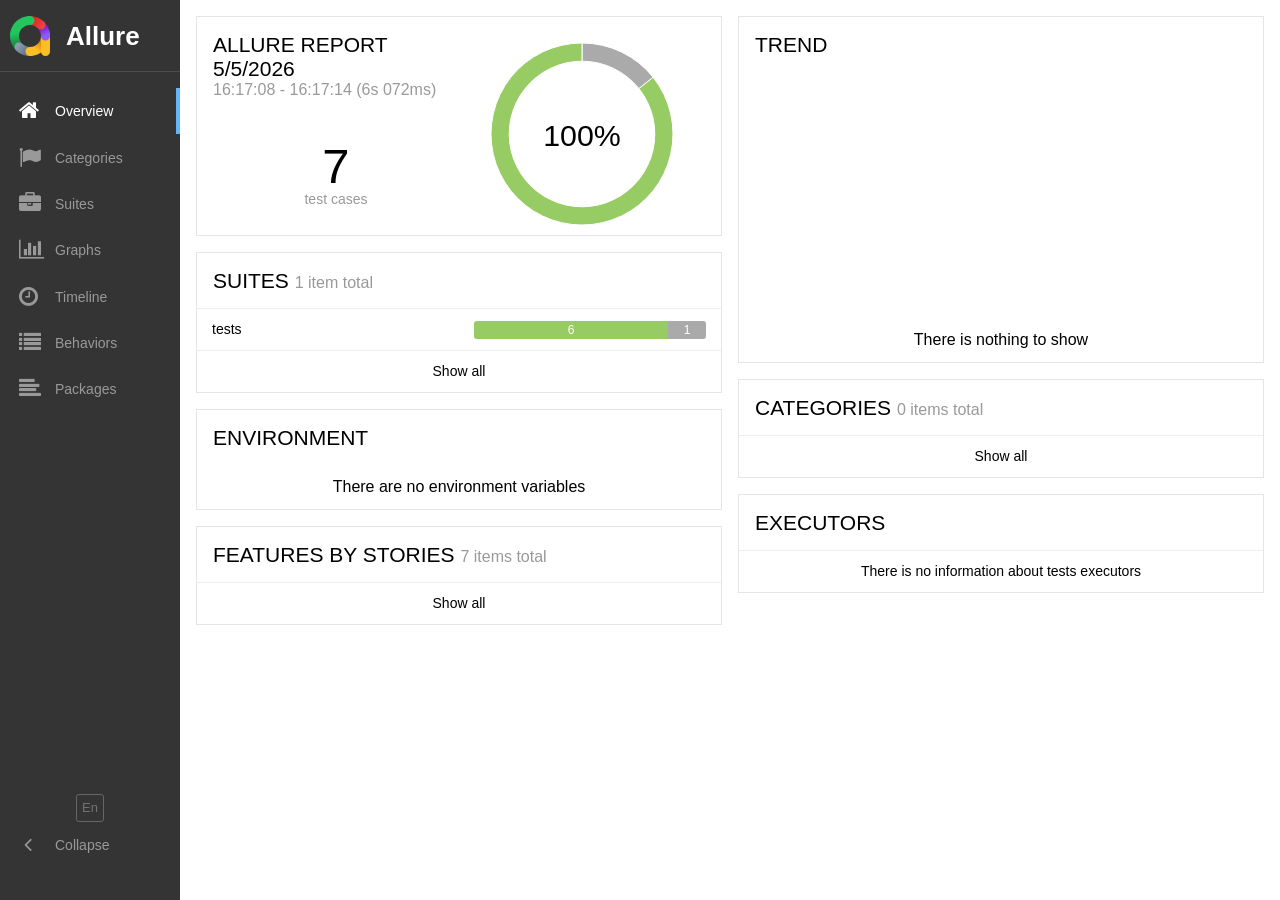
<file: index.html>
<!DOCTYPE html>
<html dir="ltr" lang="en">
<head>
    <meta charset="utf-8">
    <title>Allure Report</title>
    <link rel="icon" href="favicon.ico">
    <link rel="stylesheet" type="text/css" href="styles.css">
    <link rel="stylesheet" type="text/css" href="plugin/screen-diff/styles.css">
</head>
<body>
    <div id="alert"></div>
    <div id="content">
        <span class="spinner">
            <span class="spinner__circle"></span>
        </span>
    </div>
    <div id="popup"></div>
    <script src="app.js"></script>
    <script src="plugin/behaviors/index.js"></script>
    <script src="plugin/packages/index.js"></script>
    <script src="plugin/screen-diff/index.js"></script>
    <script async src="https://www.googletagmanager.com/gtag/js?id=G-FVWC4GKEYS"></script>
    <script>
        window.dataLayer = window.dataLayer || [];
        function gtag(){dataLayer.push(arguments);}
        gtag('js', new Date());
        gtag('config', 'G-FVWC4GKEYS', {
          'allureVersion': 'dev',
          'reportUuid': '7d4bff6c-e660-455c-ad52-cc0552271e31',
          'single_file': false
        });
    </script>
</body>
</html>
</file>
<file: plugin/screen-diff/styles.css>
.screen-diff__switchers {
  margin-bottom: 1em;
}

.screen-diff__switchers label + label {
  margin-left: 1em;
}

.screen-diff__overlay {
  position: relative;
  cursor: col-resize;
}

.screen-diff__container {
  overflow-x: auto;
}

.screen-diff__image-over {
  top: 0;
  left: 0;
  bottom: 0;
  background: #fff;
  position: absolute;
  overflow: hidden;
  box-shadow: 2px 0 1px -1px #aaa;
}

.screen-diff-error {
  color: #fd5a3e;
}
</file>
